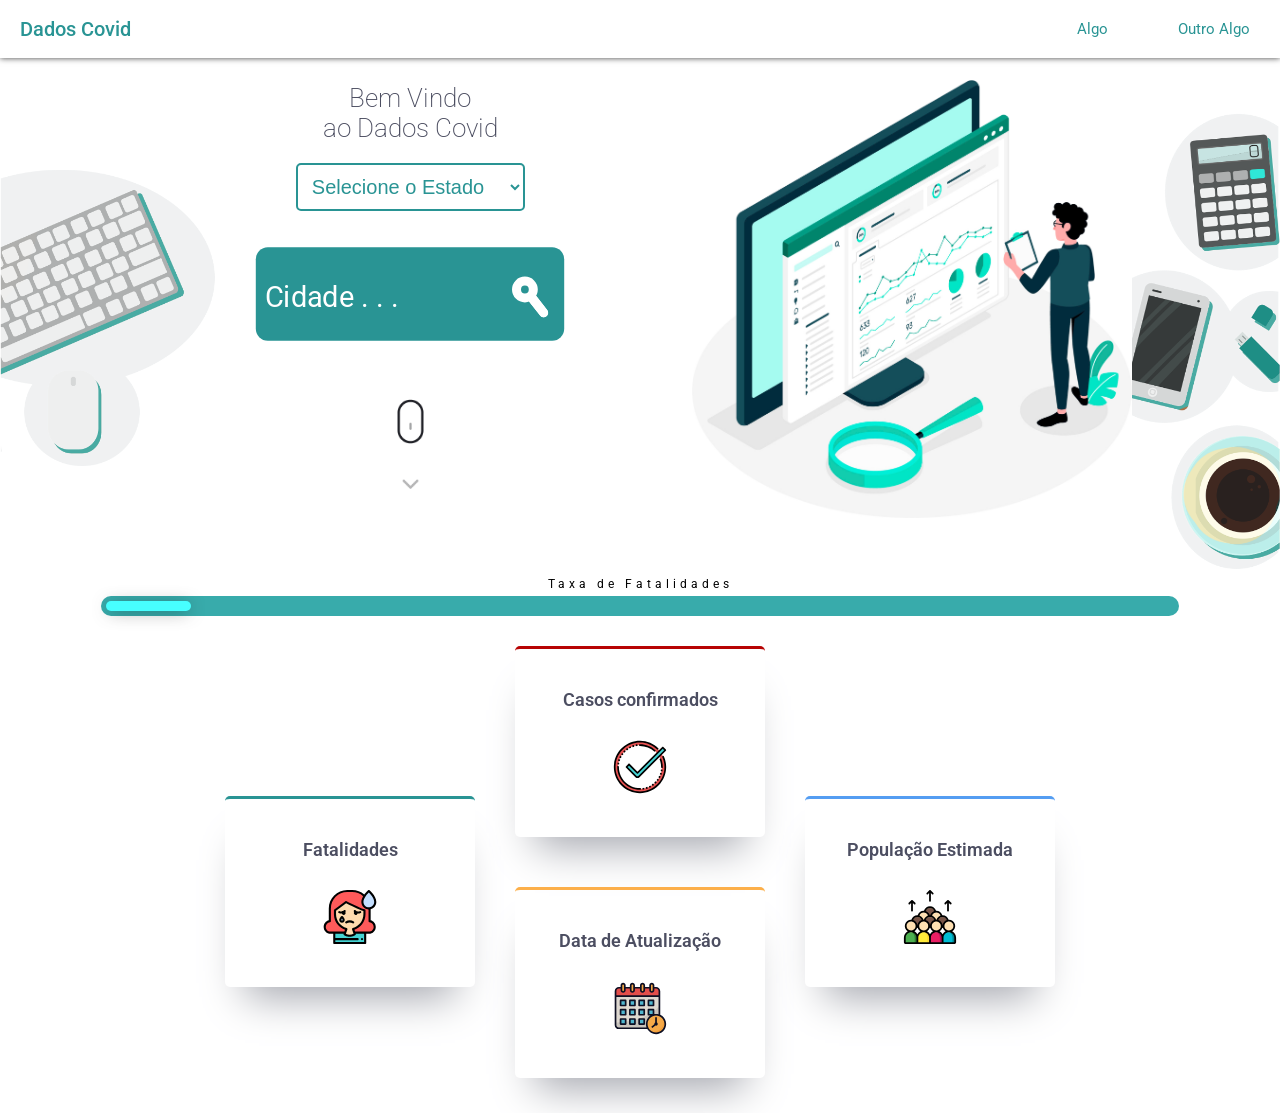
<file: index.html>
<!DOCTYPE html>
<html lang="pt-br">
    <head>
        <meta charset="UTF-8">
        <meta name="viewport" content="width=device-width, initial-scale=1.0">
        <link rel="stylesheet" href="assets/css/style.css">

        <title>API Covid TO</title>
    </head>
    <body>
        <header class="header">
            <nav class="navbar">
                <a href="#" class="nav-logo">Dados Covid</a>
                <ul class="nav-menu">
                    <li class="nav-item">
                        <a href="#" class="nav-link">Algo</a>
                    </li>
                    <li class="nav-item">
                        <a href="#" class="nav-link">Outro Algo</a>
                    </li>
                </ul>
                <div class="hamburger">
                    <span class="bar"></span>
                    <span class="bar"></span>
                    <span class="bar"></span>
                </div>
            </nav>
        </header>

    <div class="inicial">
        <div class="texto">
            <h1>Bem Vindo<br>ao Dados Covid</h1>

            <form method="get" action="">
                <div class="pesquisa">
                    <div class="selecao">
                        <select id="estados">
                            <option selected value="">Selecione o Estado</option>
                            <option value="AC">Acre</option>
                            <option value="AL">Alagoas</option>
                            <option value="AP">Amapá</option>
                            <option value="AM">Amazonas</option>
                            <option value="BA">Bahia</option>
                            <option value="CE">Ceará</option>
                            <option value="DF">Distrito Federal</option>
                            <option value="ES">Espírito Santo</option>
                            <option value="GO">Goiás</option>
                            <option value="MA">Maranhão</option>
                            <option value="MT">Mato Grosso</option>
                            <option value="MS">Mato Grosso do sul</option>
                            <option value="MG">Minas Gerais</option>
                            <option value="PA">Pará</option>
                            <option value="PR">Paraná</option>
                            <option value="PE">Pernambuco</option>
                            <option value="PI">Piauí</option>
                            <option value="RR">Roraima</option>
                            <option value="RO">Rondônia</option>
                            <option value="RJ">Rio de Janeiro</option>
                            <option value="RN">Rio Grande no Norte</option>
                            <option value="RS">Rio Grande do Sul</option>
                            <option value="SC">Santa Catarina</option>
                            <option value="SP">São Paulo</option>
                            <option value="SE">Sergipe</option>
                            <option value="TO">Tocantins</option>
                        </select>
                    </div>
                    <div id="cover">
                        <div class="tb">
                            <div class="td"><input autocomplete="off" list="exemplos" id="city" type="text" placeholder="Cidade . . ." required></div>
                            <datalist id="exemplos">
                                <option value="Palmas">
                                <option value="Luís Eduardo Magalhães">
                                <option value="Curitiba">
                                <option value="São Paulo">
                            </datalist>

                            <div class="td" id="s-cover">
                                <a href="#grafic">
                                    <button id="btn" type="submit" >
                                        <div id="s-circle"></div>
                                        <span></span>
                                    </button>
                                </a>
                            </div>
                        </div>
                    </div>
                </div>
            </form>

            <div>
                <img class="scroll" src="assets/img/scroll.gif" ondragstart="return false;">
            </div>
        </div>
        <div class="img">
            <img src="assets/img/3515462.jpg" ondragstart="return false;">  
        </div>
    </div>
    
    <div id="grafic">
        <h3 class="w3-padding-16" id="resumo"></h3>
        <p class="w3-wide">Taxa de Fatalidades</p>
        <div class="w3-light-grey">
            <div class="w3-container w3-center w3-padding-small w3-dark-grey"  style="width:8%">
            <p id="taxa" ></p>
            </div>
        </div>
    </div>

    <div class="row1-container">
        <div class="box box-down cyan">
            <div class="text">
                <h2>Fatalidades</h2>
            </div>
            <div class="number">
                <h2 id="fatalidades" style="color: var(--cyan);"></h2>
                <img class="icon" src="assets/img/triste.svg">
            </div>
        </div>

        <div class="box red">
            <div class="text">
                <h2>Casos confirmados</h2>
            </div>
            <div class="number">
                <h2 id="confirmados" style="color: var(--red);"></h2>
                <img class="icon" src="assets/img/confirme.svg">
            </div>
        </div>

        <div class="box box-down blue">
            <div class="text">
                <h2>População Estimada</h2>
            </div>
            <div class="number">
                <h2 id="populacao" style="color: var(--blue);"></h2>
                <img class="icon" src="assets/img/population.svg">
            </div>
            </div>
        
        </div>
        <div class="row2-container">
        <div class="box orange">
            <div class="text">
                <h2>Data de Atualização</h2>
            </div>
            <div class="number">
                <h2 id="data" style="color: var(--orange);"></h2>
                <img class="icon" src="assets/img/date.svg">
            </div>
        </div>
    </div>

    <script src="assets/js/main.js"></script>
    </body>
</html>
</file>
<file: assets/css/style.css>
@import url('https://fonts.googleapis.com/css2?family=Roboto:ital,wght@0,500;1,400&display=swap');

:root {
    --red: #b70303;
    --cyan: #299494;
    --orange: #fcaf4a;
    --blue: #549df2;
    --green: #29ba4b; 
    --varyDarkBlue: #4c4e61;
    --grayishBlue: #a3a5ad;
    --veryLightGray: #f9f9f9;
    --weight1: 200;
    --weight2: 400;
    --weight3: 600;
}

* {
    margin: 0;
    padding: 5px;
    box-sizing: border-box;
}

html {
    padding-top: 60px;
    font-size: 62.5%;
    font-family: 'Roboto', sans-serif;
    background-size: cover;
    background-image: url("../img/bg.png");
    background-repeat: no-repeat;
    background-size: 100%;
}

li, a {
    list-style: none;
    text-decoration: none;
}

.navbar {
    display: flex;
    justify-content: space-between;
    align-items: center;
    padding: 1rem 1.5rem;
}

.hamburger {
    display: none;
}

.bar {
    display: block;
    width: 25px;
    height: 3px;
    margin: 5px auto;
    -webkit-transition: all 0.3s ease-in-out;
    transition: all 0.3s ease-in-out;
    background-color: var(--cyan);
}

.nav-menu {
    display: flex;
    justify-content: space-between;
    align-items: center;
}

.nav-item {
    margin-left: 5rem;
}

.nav-link{
    font-size: 1.5rem;
    font-weight: 400;
    color: var(--cyan);
}

.nav-link:hover{
    color: var(--green);
}

.nav-logo {
    font-size: 2rem;
    font-weight: 500;
    color: var(--cyan);
}

header{
    z-index: 1;
    right: 0px;
    top: 0;
    padding: 0;
    background-color: #fff;
    position: fixed;
    width: 100%;
    box-shadow: 0px 0px 6px 0px rgba(0,0,0,0.75);
}


.w3-padding-16{
    padding-top:16px!important;
    padding-bottom:16px!important;
}

.w3-wide{
    letter-spacing:4px;
}

.w3-light-grey{
    border-radius: 15px;
    padding: 5px;
    color:#000!important;
    background-color:#38abab;
}

.w3-light-grey p{
    font-size: 1pc;
}

.w3-container{
    text-align: center;
    box-shadow: 0px 2px 17px -3px rgba(0,0,0,0.75);
    padding: 25px;
    border-radius: 15px;
    padding: 20px;
    width: 8%;
    background-color: #47ffff;
    padding:0.01em 16px;
    content:"";display:table;clear:both
}

.hamburger.active .bar:nth-child(2) {
    opacity: 0;
}

.hamburger.active .bar:nth-child(1) {
    transform: translateY(8px) rotate(45deg);
}

.hamburger.active .bar:nth-child(3) {
    transform: translateY(-8px) rotate(-45deg);
}

@media only screen and (max-width: 530px) {
    *{
        padding: 2px;
    }

    .nav-menu {
        position: fixed;
        left: -100%;
        top: 5rem;
        flex-direction: column;
        background-color: #fff;
        width: 100%;
        border-radius: 10px;
        text-align: center;
        transition: 0.3s;
        box-shadow: 0 10px 27px rgba(0, 0, 0, 0.05);
    }

    .nav-menu.active {
        left: 0;
    }

    .nav-item {
        margin: 2.5rem 0;
    }

    .hamburger {
        display: block;
        cursor: pointer;
    }

}

.texto{
    text-align: center;
    font-size: 1vw;
}

.inicial{
    display: flex;
    align-items: center;
    justify-content: center;
}

.inicial .img img{
    height: 35vw;
}

.scroll{
    height: 10vw;
}

.text, .number{
    text-align: center;
    font-size: 12px;
}

.icon{
    height: 64px;
}

.attribution { 
    font-size: 11px; text-align: center; 
}
.attribution a { 
    color: hsl(228, 45%, 44%); 
}

h1:first-of-type {
    font-weight: var(--weight1);
    color: var(--varyDarkBlue);

}

h1:last-of-type {
    color: var(--varyDarkBlue);
}

.tb{
    display: table;
    width: 100%;
}

.td{
    display: table-cell;
    vertical-align: middle;
}

input, button{
    color: #fff;
    font-family: Nunito;
    padding: 0;
    margin: 0;
    border: 0;
    background-color: transparent;
}

#cover{
    width: 514px;
    background-color: var(--cyan);
    border-radius: 20px;
    transform: scale(0.6);
}

input[type="text"]{
    font-family: 'Roboto', sans-serif;
    outline: none;
    width: 100%;
    height: 96px;
    font-size: 60px;
    line-height: 1;
}

input[type="text"]::placeholder{
    font-family: 'Roboto', sans-serif;
    font-size: .8em;
    color: #fff;
}

#s-cover{
    width: 1px;
    padding-left: 35px;
}

button{
    position: relative;
    display: block;
    width: 84px;
    height: 96px;
    cursor: pointer;
}

#s-circle{
    position: relative;
    top: -8px;
    left: 12px;
    width: 43px;
    height: 43px;
    margin-top: 0;
    border-width: 15px;
    border: 15px solid #fff;
    background-color: transparent;
    border-radius: 50%;
    transition: 0.5s ease all;
}

button span{
    position: absolute;
    top: 60px;
    left: 33px;
    display: block;
    width: 45px;
    height: 15px;
    background-color: transparent;
    border-radius: 10px;
    transform: rotateZ(52deg);
    transition: 0.5s ease all;
}

button span:before, button span:after{
    content: '';
    position: absolute;
    bottom: 0;
    right: 0;
    width: 45px;
    height: 15px;
    background-color: #fff;
    border-radius: 10px;
    transform: rotateZ(0);
    transition: 0.5s ease all;
}

#s-cover:hover #s-circle{
    top: -1px;
    width: 67px;
    height: 15px;
    border-width: 0;
    background-color: #fff;
    border-radius: 20px;
}

#s-cover:hover span{
    top: 50%;
    left: 56px;
    width: 25px;
    margin-top: -9px;
    transform: rotateZ(0);
}

#s-cover:hover button span:before{
    bottom: 11px;
    transform: rotateZ(52deg);
}

#s-cover:hover button span:after{
    bottom: -11px;
    transform: rotateZ(-52deg);
}

#s-cover:hover button span:before, #s-cover:hover button span:after{
    right: -6px;
    width: 40px;
    background-color: #fff;
}

#estados{
    padding: 10px;
    border-radius: 5px;
    background-color: #fff;
    color: var(--cyan);
    font-size: 20px;
    border: solid 2px;
    outline: none;
}

@media (max-width: 950px){
    body{
        background-position-y: 45px;
    }

    .scroll{
        display: none;
    }

    .inicial{
        flex-direction: column-reverse;
    }

    .texto{
        font-size: 1.5vw;
    }
}


.box p {
    color: var(--grayishBlue);
}

.box {
    border-radius: 5px;
    box-shadow: 0px 30px 40px -20px var(--grayishBlue);
    padding: 30px;
    margin: 20px;  
}

@media (max-width: 450px) {
    .box {
        height: 200px;
    }
}

@media (max-width: 950px) and (min-width: 450px) {
    .box {
        text-align: center;
        height: 180px;
    }
}

#grafic{
    text-align: center;
    width: 85vw;
    margin: 0 auto;
    font-size: 12px;
}

.cyan {
    border-top: 3px solid var(--cyan);
}

.red {
    border-top: 3px solid var(--red);
}
.blue {
    border-top: 3px solid var(--blue);
}
.orange {
    border-top: 3px solid var(--orange);
}


.cyan:hover, .red:hover, .blue:hover, .orange:hover{
    border-top: 3px solid var(--green);
    -webkit-transform: scale(1.1);
        -ms-transform: scale(1.1);
            transform: scale(1.1);
            transition: transform 0.5s;

}

h2 {
    color: var(--varyDarkBlue);
    font-weight: var(--weight3);
}


@media (min-width: 950px) {
    .row1-container {
        display: flex;
        justify-content: center;
        align-items: center;
    }
    
    .row2-container {
        display: flex;
        justify-content: center;
        align-items: center;
    }
    .box-down {
        position: relative;
        top: 150px;
    }
    .box {
        width: 20%;
     
    }
    .header p {
        width: 30%;
    }

}
</file>
